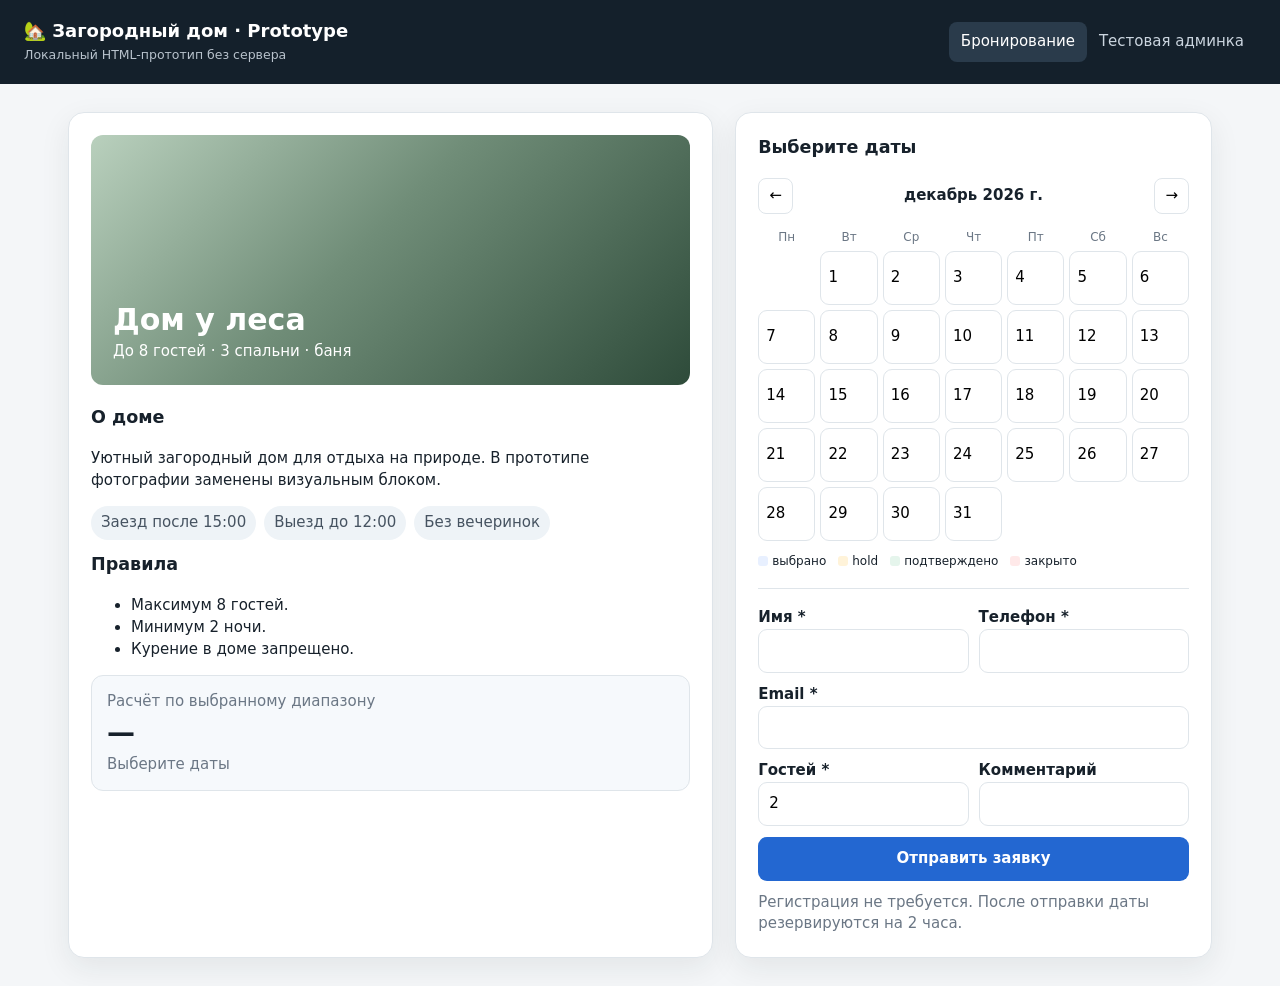
<file: brony.html>
<!doctype html>
<html lang="ru">
  <head>
    <meta charset="utf-8" />
    <meta name="viewport" content="width=device-width,initial-scale=1" />
    <title>Загородный дом — прототип бронирования</title>
    <style>
      :root {
        --bg: #f4f6f8;
        --card: #fff;
        --text: #17212b;
        --muted: #6b7785;
        --line: #dfe5ea;
        --accent: #2367d1;
        --ok: #16834a;
        --warn: #b76b00;
        --danger: #c63838;
        --shadow: 0 10px 30px rgba(23, 33, 43, 0.08);
      }
      * {
        box-sizing: border-box;
      }
      body {
        margin: 0;
        font:
          15px/1.45 Inter,
          system-ui,
          -apple-system,
          BlinkMacSystemFont,
          'Segoe UI',
          sans-serif;
        background: var(--bg);
        color: var(--text);
      }
      button,
      input,
      select,
      textarea {
        font: inherit;
      }
      button {
        cursor: pointer;
      }
      .top {
        background: #14202b;
        color: #fff;
        padding: 18px 24px;
        display: flex;
        justify-content: space-between;
        align-items: center;
        gap: 15px;
        position: sticky;
        top: 0;
        z-index: 10;
      }
      .top h1 {
        font-size: 18px;
        margin: 0;
      }
      .top small {
        color: #b8c2cc;
      }
      .tabs button {
        border: 0;
        background: transparent;
        color: #cbd5df;
        padding: 9px 12px;
        border-radius: 8px;
      }
      .tabs button.active {
        background: #2a3b4b;
        color: #fff;
      }
      .wrap {
        max-width: 1180px;
        margin: 28px auto;
        padding: 0 18px;
      }
      .grid {
        display: grid;
        grid-template-columns: 1.15fr 0.85fr;
        gap: 22px;
      }
      .card {
        background: var(--card);
        border: 1px solid var(--line);
        border-radius: 16px;
        box-shadow: var(--shadow);
        padding: 22px;
      }
      .hero {
        height: 250px;
        border-radius: 12px;
        background: linear-gradient(135deg, #b9d0bd, #708d78 45%, #2e4b3a);
        display: flex;
        align-items: end;
        padding: 22px;
        color: #fff;
        margin-bottom: 20px;
      }
      .hero h2 {
        font-size: 30px;
        margin: 0;
      }
      .chips {
        display: flex;
        gap: 8px;
        flex-wrap: wrap;
        margin: 12px 0;
      }
      .chip {
        background: #eef3f7;
        border-radius: 999px;
        padding: 6px 10px;
        color: #465361;
      }
      .pricebox {
        background: #f6f9fc;
        border: 1px solid var(--line);
        padding: 15px;
        border-radius: 12px;
        margin: 14px 0;
      }
      .price {
        font-size: 28px;
        font-weight: 750;
      }
      .muted {
        color: var(--muted);
      }
      h2,
      h3 {
        margin-top: 0;
      }
      .calendar-head {
        display: flex;
        justify-content: space-between;
        align-items: center;
        margin-bottom: 10px;
      }
      .calendar-head button {
        border: 1px solid var(--line);
        background: #fff;
        border-radius: 8px;
        padding: 6px 10px;
      }
      .week,
      .days {
        display: grid;
        grid-template-columns: repeat(7, 1fr);
        gap: 5px;
      }
      .week div {
        text-align: center;
        color: var(--muted);
        font-size: 12px;
        padding: 5px;
      }
      .day {
        min-height: 54px;
        border: 1px solid var(--line);
        background: #fff;
        border-radius: 9px;
        padding: 7px;
        position: relative;
        text-align: left;
      }
      .day:hover:not(.disabled):not(.blocked) {
        border-color: var(--accent);
      }
      .day.disabled {
        color: #c3c9cf;
        background: #f5f6f7;
      }
      .day.blocked {
        background: #ffe9e9;
        color: #a72828;
        border-color: #f2bcbc;
      }
      .day.hold {
        background: #fff3d9;
        color: #8b5b00;
        border-color: #edca79;
      }
      .day.confirmed {
        background: #e5f5ec;
        color: #12683d;
        border-color: #a9d7bc;
      }
      .day.selected {
        background: #e8f0ff;
        border-color: #2367d1;
        color: #1554ae;
      }
      .day.inrange {
        background: #f0f5ff;
      }
      .day .tag {
        position: absolute;
        right: 5px;
        bottom: 4px;
        font-size: 9px;
      }
      .legend {
        display: flex;
        gap: 12px;
        flex-wrap: wrap;
        margin-top: 12px;
        font-size: 12px;
      }
      .dot {
        display: inline-block;
        width: 10px;
        height: 10px;
        border-radius: 3px;
        margin-right: 4px;
        vertical-align: -1px;
      }
      .form {
        display: grid;
        gap: 11px;
      }
      .form label {
        font-weight: 600;
      }
      .form input,
      .form textarea,
      .form select {
        width: 100%;
        padding: 10px;
        border: 1px solid var(--line);
        border-radius: 9px;
        background: #fff;
      }
      .form textarea {
        min-height: 80px;
        resize: vertical;
      }
      .two {
        display: grid;
        grid-template-columns: 1fr 1fr;
        gap: 10px;
      }
      .btn {
        border: 0;
        border-radius: 9px;
        padding: 11px 15px;
        font-weight: 700;
      }
      .primary {
        background: var(--accent);
        color: #fff;
      }
      .secondary {
        background: #eef2f5;
        color: #253342;
      }
      .danger {
        background: #ffe7e7;
        color: #a32828;
      }
      .notice {
        padding: 11px 13px;
        border-radius: 9px;
        background: #eef5ff;
        border: 1px solid #c9dcfa;
        margin-bottom: 12px;
      }
      .timer {
        font-weight: 800;
        color: var(--warn);
      }
      .hidden {
        display: none !important;
      }
      .admin .stat {
        display: flex;
        justify-content: space-between;
        border-bottom: 1px solid var(--line);
        padding: 10px 0;
      }
      .booking {
        border: 1px solid var(--line);
        border-radius: 12px;
        padding: 14px;
        margin: 10px 0;
      }
      .booking-head {
        display: flex;
        justify-content: space-between;
        gap: 10px;
      }
      .badge {
        padding: 4px 8px;
        border-radius: 999px;
        font-size: 12px;
        font-weight: 700;
      }
      .b-hold {
        background: #fff0cf;
        color: #8b5b00;
      }
      .b-confirmed {
        background: #ddf4e7;
        color: #12683d;
      }
      .b-expired {
        background: #eee;
        color: #68727b;
      }
      .b-cancelled {
        background: #ffe3e3;
        color: #9e2828;
      }
      .b-paid {
        background: #e3f0ff;
        color: #195da7;
      }
      .toolbar {
        display: flex;
        gap: 8px;
        flex-wrap: wrap;
        margin: 12px 0;
      }
      .closed-list {
        display: flex;
        flex-wrap: wrap;
        gap: 7px;
      }
      .closed {
        background: #ffe9e9;
        color: #9e2828;
        padding: 6px 9px;
        border-radius: 8px;
      }
      @media (max-width: 850px) {
        .grid {
          grid-template-columns: 1fr;
        }
        .top {
          align-items: flex-start;
          flex-direction: column;
        }
        .two {
          grid-template-columns: 1fr;
        }
        .day {
          min-height: 48px;
        }
      }
    </style>
  </head>
  <body>
    <header class="top">
      <div>
        <h1>🏡 Загородный дом · Prototype</h1>
        <small>Локальный HTML-прототип без сервера</small>
      </div>
      <nav class="tabs">
        <button id="tabClient" class="active" onclick="showTab('client')">
          Бронирование</button
        ><button id="tabAdmin" onclick="showTab('admin')">
          Тестовая админка
        </button>
      </nav>
    </header>

    <main class="wrap">
      <section id="client">
        <div class="grid">
          <div class="card">
            <div class="hero">
              <div>
                <h2>Дом у леса</h2>
                <div>До 8 гостей · 3 спальни · баня</div>
              </div>
            </div>
            <h3>О доме</h3>
            <p>
              Уютный загородный дом для отдыха на природе. В прототипе
              фотографии заменены визуальным блоком.
            </p>
            <div class="chips">
              <span class="chip">Заезд после 15:00</span
              ><span class="chip">Выезд до 12:00</span
              ><span class="chip">Без вечеринок</span>
            </div>
            <h3>Правила</h3>
            <ul>
              <li>Максимум 8 гостей.</li>
              <li>Минимум 2 ночи.</li>
              <li>Курение в доме запрещено.</li>
            </ul>
            <div class="pricebox">
              <div class="muted">Расчёт по выбранному диапазону</div>
              <div class="price" id="totalPrice">—</div>
              <div id="priceDetails" class="muted">Выберите даты</div>
            </div>
          </div>

          <div class="card">
            <h3>Выберите даты</h3>
            <div id="notice"></div>
            <div class="calendar-head">
              <button onclick="prevMonth()">←</button
              ><strong id="monthTitle"></strong
              ><button onclick="nextMonth()">→</button>
            </div>
            <div class="week">
              <div>Пн</div>
              <div>Вт</div>
              <div>Ср</div>
              <div>Чт</div>
              <div>Пт</div>
              <div>Сб</div>
              <div>Вс</div>
            </div>
            <div id="days" class="days"></div>
            <div class="legend">
              <span
                ><i class="dot" style="background: #e8f0ff"></i>выбрано</span
              >
              <span><i class="dot" style="background: #fff3d9"></i>hold</span>
              <span
                ><i class="dot" style="background: #e5f5ec"></i
                >подтверждено</span
              >
              <span
                ><i class="dot" style="background: #ffe9e9"></i>закрыто</span
              >
            </div>
            <hr
              style="
                border: 0;
                border-top: 1px solid var(--line);
                margin: 18px 0;
              "
            />
            <form id="bookingForm" class="form">
              <div class="two">
                <div><label>Имя *</label><input id="name" required /></div>
                <div><label>Телефон *</label><input id="phone" required /></div>
              </div>
              <div>
                <label>Email *</label><input id="email" type="email" required />
              </div>
              <div class="two">
                <div>
                  <label>Гостей *</label
                  ><input
                    id="guests"
                    type="number"
                    min="1"
                    max="8"
                    value="2"
                    required
                  />
                </div>
                <div><label>Комментарий</label><input id="comment" /></div>
              </div>
              <button class="btn primary" type="submit">
                Отправить заявку
              </button>
              <div class="muted">
                Регистрация не требуется. После отправки даты резервируются на 2
                часа.
              </div>
            </form>
          </div>
        </div>
      </section>

      <section id="admin" class="admin hidden">
        <div class="grid">
          <div class="card">
            <h2>Тестовая админка</h2>
            <div class="notice">
              Здесь имитируется работа администратора: уведомления, оплата,
              подтверждение, отмена и истечение hold.
            </div>
            <div class="stat">
              <span>Активных hold</span><strong id="holdCount">0</strong>
            </div>
            <div class="stat">
              <span>Подтверждённых</span><strong id="confirmedCount">0</strong>
            </div>
            <div class="stat">
              <span>Закрытых вручную</span><strong id="closedCount">0</strong>
            </div>
            <h3 style="margin-top: 22px">Заявки</h3>
            <div id="bookingList"></div>
          </div>
          <div class="card">
            <h3>Управление датами</h3>
            <p class="muted">
              Выберите даты в календаре и используйте кнопку ниже для ручного
              закрытия. Закрытые даты нельзя выбрать клиенту.
            </p>
            <button class="btn secondary" onclick="adminCalendarSelect()">
              Открыть календарь для блокировки
            </button>
            <div id="adminCloseMode" class="hidden">
              <p><strong>Режим ручной блокировки:</strong> кликайте даты.</p>
              <button class="btn danger" onclick="exitCloseMode()">
                Готово
              </button>
            </div>
            <h3 style="margin-top: 22px">Закрытые даты</h3>
            <div id="closedList" class="closed-list"></div>
            <hr
              style="
                border: 0;
                border-top: 1px solid var(--line);
                margin: 20px 0;
              "
            />
            <h3>Правила цены (демо)</h3>
            <div class="stat">
              <span>База</span><strong>15 000 ₽ / ночь</strong>
            </div>
            <div class="stat">
              <span>Пт–Сб</span><strong>18 000 ₽ / ночь</strong>
            </div>
            <div class="stat">
              <span>Июль–август</span><strong>20 000 ₽ / ночь</strong>
            </div>
            <div class="stat">
              <span>31 декабря</span><strong>35 000 ₽ / ночь</strong>
            </div>
            <div class="stat"><span>Минимум</span><strong>2 ночи</strong></div>
          </div>
        </div>
      </section>
    </main>

    <script>
      const KEY = 'country_house_proto_v1'
      const HOLD_MS = 2 * 60 * 60 * 1000
      const BASE = 15000
      let state = JSON.parse(localStorage.getItem(KEY) || 'null') || {
        bookings: [],
        closed: [],
      }
      let view = new Date()
      view.setDate(1)
      let start = null,
        end = null,
        closeMode = false

      function save() {
        localStorage.setItem(KEY, JSON.stringify(state))
      }
      function iso(d) {
        return d.toISOString().slice(0, 10)
      }
      function parse(s) {
        return new Date(s + 'T12:00:00')
      }
      function fmt(s) {
        return parse(s).toLocaleDateString('ru-RU', {
          day: '2-digit',
          month: '2-digit',
          year: 'numeric',
        })
      }
      function nights(a, b) {
        return Math.round((parse(b) - parse(a)) / 86400000)
      }
      function activeBookings() {
        return state.bookings.filter(
          (b) =>
            (b.status === 'hold' && b.expiresAt > Date.now()) ||
            b.status === 'confirmed',
        )
      }
      function statusFor(date) {
        if (state.closed.includes(date)) return 'blocked'
        for (const b of state.bookings) {
          if (
            ((b.status === 'hold' && b.expiresAt > Date.now()) ||
              b.status === 'confirmed') &&
            date >= b.start &&
            date < b.end
          )
            return b.status
        }
        return ''
      }
      function priceNight(date) {
        const d = parse(date),
          m = d.getMonth() + 1,
          day = d.getDay()
        if (date.endsWith('-12-31')) return 35000
        if (m === 7 || m === 8) return 20000
        if (day === 5 || day === 6) return 18000
        return BASE
      }
      function rangePrice(a, b) {
        let total = 0
        for (let i = 0; i < nights(a, b); i++) {
          let d = new Date(parse(a))
          d.setDate(d.getDate() + i)
          total += priceNight(iso(d))
        }
        return total
      }
      function renderCalendar() {
        document.getElementById('monthTitle').textContent =
          view.toLocaleDateString('ru-RU', { month: 'long', year: 'numeric' })
        const first = new Date(view),
          last = new Date(view.getFullYear(), view.getMonth() + 1, 0)
        let offset = (first.getDay() + 6) % 7,
          html = ''
        for (let i = 0; i < offset; i++) html += '<div></div>'
        for (let day = 1; day <= last.getDate(); day++) {
          const d = new Date(view.getFullYear(), view.getMonth(), day),
            s = iso(d),
            st = statusFor(s)
          let cls = 'day ' + (st || '')
          if (start === s) cls += ' selected'
          else if (start && end && s > start && s < end) cls += ' inrange'
          html += `<button class="${cls}" onclick="pick('${s}')">${day}${st ? `<span class="tag">${st === 'hold' ? 'hold' : st === 'confirmed' ? 'занято' : 'закрыто'}</span>` : ''}</button>`
        }
        document.getElementById('days').innerHTML = html
        updatePrice()
        updateNotice()
      }
      function pick(s) {
        if (closeMode) {
          toggleClosed(s)
          return
        }
        if (statusFor(s)) return
        if (!start || end) {
          start = s
          end = null
        } else if (s <= start) {
          start = s
          end = null
        } else {
          let ok = true,
            d = parse(start)
          while (iso(d) < s) {
            d.setDate(d.getDate() + 1)
            if (statusFor(iso(d))) {
              ok = false
              break
            }
          }
          if (statusFor(s)) ok = false
          if (!ok) {
            alert('В выбранном диапазоне есть недоступная дата.')
            return
          }
          end = s
        }
        renderCalendar()
      }
      function updatePrice() {
        const p = document.getElementById('totalPrice'),
          d = document.getElementById('priceDetails')
        if (start && end) {
          let n = nights(start, end)
          p.textContent = rangePrice(start, end).toLocaleString('ru-RU') + ' ₽'
          d.textContent =
            `${fmt(start)} → ${fmt(end)} · ${n} ${plural(n, 'ночь', 'ночи', 'ночей')}` +
            (n < 2 ? ' · минимум 2 ночи' : '')
        } else {
          p.textContent = '—'
          d.textContent = start
            ? `Заезд: ${fmt(start)} · выберите дату выезда`
            : 'Выберите даты'
        }
      }
      function plural(n, a, b, c) {
        return n % 10 === 1 && n % 100 !== 11
          ? a
          : n % 10 >= 2 && n % 10 <= 4 && (n % 100 < 10 || n % 100 >= 20)
            ? b
            : c
      }
      function updateNotice() {
        const el = document.getElementById('notice')
        const b = state.bookings.find(
          (x) => x.status === 'hold' && x.expiresAt > Date.now(),
        )
        el.innerHTML = b
          ? `<div class="notice">Есть активная тестовая заявка: <span class="timer" id="timer"></span>. После истечения hold даты освободятся.</div>`
          : ''
        if (b) tick()
      }
      function tick() {
        const b = state.bookings.find(
          (x) => x.status === 'hold' && x.expiresAt > Date.now(),
        )
        if (!b) return
        const sec = Math.max(0, Math.floor((b.expiresAt - Date.now()) / 1000)),
          t = document.getElementById('timer')
        if (t)
          t.textContent = `${String(Math.floor(sec / 3600)).padStart(2, '0')}:${String(Math.floor((sec % 3600) / 60)).padStart(2, '0')}:${String(sec % 60).padStart(2, '0')}`
        setTimeout(() => {
          expireHolds()
          renderAll()
        }, 1000)
      }
      function expireHolds() {
        let changed = false
        state.bookings.forEach((b) => {
          if (b.status === 'hold' && b.expiresAt <= Date.now()) {
            b.status = 'expired'
            changed = true
          }
        })
        if (changed) save()
      }
      document.getElementById('bookingForm').addEventListener('submit', (e) => {
        e.preventDefault()
        expireHolds()
        if (!start || !end) return alert('Сначала выберите диапазон дат.')
        const n = nights(start, end)
        if (n < 2) return alert('Минимальное бронирование — 2 ночи.')
        for (let d = parse(start); iso(d) < end; d.setDate(d.getDate() + 1))
          if (statusFor(iso(d))) return alert('Даты уже заняты или закрыты.')
        const b = {
          id: 'B' + Date.now().toString().slice(-7),
          start,
          end,
          name: val('name'),
          phone: val('phone'),
          email: val('email'),
          guests: +val('guests'),
          comment: val('comment'),
          total: rangePrice(start, end),
          status: 'hold',
          createdAt: Date.now(),
          expiresAt: Date.now() + HOLD_MS,
          paid: false,
        }
        state.bookings.push(b)
        save()
        alert('Заявка создана. Даты удерживаются 2 часа.')
        e.target.reset()
        start = end = null
        renderAll()
        showTab('admin')
      })
      function val(id) {
        return document.getElementById(id).value
      }
      function showTab(t) {
        document
          .getElementById('client')
          .classList.toggle('hidden', t !== 'client')
        document
          .getElementById('admin')
          .classList.toggle('hidden', t !== 'admin')
        document
          .getElementById('tabClient')
          .classList.toggle('active', t === 'client')
        document
          .getElementById('tabAdmin')
          .classList.toggle('active', t === 'admin')
        renderAll()
      }
      function prevMonth() {
        view.setMonth(view.getMonth() - 1)
        renderCalendar()
      }
      function nextMonth() {
        view.setMonth(view.getMonth() + 1)
        renderCalendar()
      }
      function renderAdmin() {
        expireHolds()
        const list = document.getElementById('bookingList')
        list.innerHTML = state.bookings.length
          ? state.bookings
              .slice()
              .reverse()
              .map(
                (b) => `
 <div class="booking">
  <div class="booking-head"><strong>${b.name}</strong><span class="badge ${b.status === 'hold' ? 'b-hold' : b.status === 'confirmed' ? 'b-confirmed' : b.status === 'expired' ? 'b-expired' : 'b-cancelled'}">${b.status}</span></div>
  <div>${fmt(b.start)} → ${fmt(b.end)} · ${nights(b.start, b.end)} ноч. · ${b.total.toLocaleString('ru-RU')} ₽</div>
  <div class="muted">${b.phone} · ${b.email} · ${b.guests} гостей</div>
  ${b.comment ? `<div style="margin-top:6px">Комментарий: ${b.comment}</div>` : ''}
  ${b.status === 'hold' ? `<div class="toolbar"><button class="btn secondary" onclick="markPaid('${b.id}')">Оплата получена</button><button class="btn primary" onclick="confirmBooking('${b.id}')">Подтвердить бронь</button><button class="btn danger" onclick="cancelBooking('${b.id}')">Отменить</button></div>` : ''}
  ${b.status === 'confirmed' ? `<div class="toolbar"><button class="btn danger" onclick="cancelBooking('${b.id}')">Отменить бронь</button></div>` : ''}
  ${b.paid ? '<span class="badge b-paid">оплачено</span>' : ''}
 </div>`,
              )
              .join('')
          : '<p class="muted">Заявок пока нет.</p>'
        document.getElementById('holdCount').textContent =
          state.bookings.filter(
            (b) => b.status === 'hold' && b.expiresAt > Date.now(),
          ).length
        document.getElementById('confirmedCount').textContent =
          state.bookings.filter((b) => b.status === 'confirmed').length
        document.getElementById('closedCount').textContent = state.closed.length
        document.getElementById('closedList').innerHTML =
          state.closed
            .sort()
            .map(
              (x) =>
                `<span class="closed">${fmt(x)} <button onclick="toggleClosed('${x}')" style="border:0;background:transparent;color:inherit">×</button></span>`,
            )
            .join('') || '<span class="muted">нет</span>'
      }
      function markPaid(id) {
        const b = state.bookings.find((x) => x.id === id)
        if (b) {
          b.paid = true
          save()
          renderAll()
        }
      }
      function confirmBooking(id) {
        const b = state.bookings.find((x) => x.id === id)
        if (b) {
          b.status = 'confirmed'
          b.expiresAt = null
          save()
          renderAll()
          alert('Бронь подтверждена: даты окончательно заняты.')
        }
      }
      function cancelBooking(id) {
        const b = state.bookings.find((x) => x.id === id)
        if (b) {
          b.status = 'cancelled'
          save()
          renderAll()
        }
      }
      function adminCalendarSelect() {
        closeMode = true
        document.getElementById('adminCloseMode').classList.remove('hidden')
        document.getElementById('days').scrollIntoView({ behavior: 'smooth' })
        renderCalendar()
      }
      function exitCloseMode() {
        closeMode = false
        document.getElementById('adminCloseMode').classList.add('hidden')
        renderCalendar()
      }
      function toggleClosed(s) {
        if (state.closed.includes(s))
          state.closed = state.closed.filter((x) => x !== s)
        else {
          if (statusFor(s) === 'confirmed' || statusFor(s) === 'hold')
            return alert('Нельзя вручную закрыть дату с активной бронью.')
          state.closed.push(s)
        }
        save()
        renderAll()
      }
      function renderAll() {
        renderCalendar()
        renderAdmin()
      }
      renderAll()
      setInterval(() => {
        expireHolds()
        renderAll()
      }, 5000)
    </script>
  </body>
</html>
</file>
